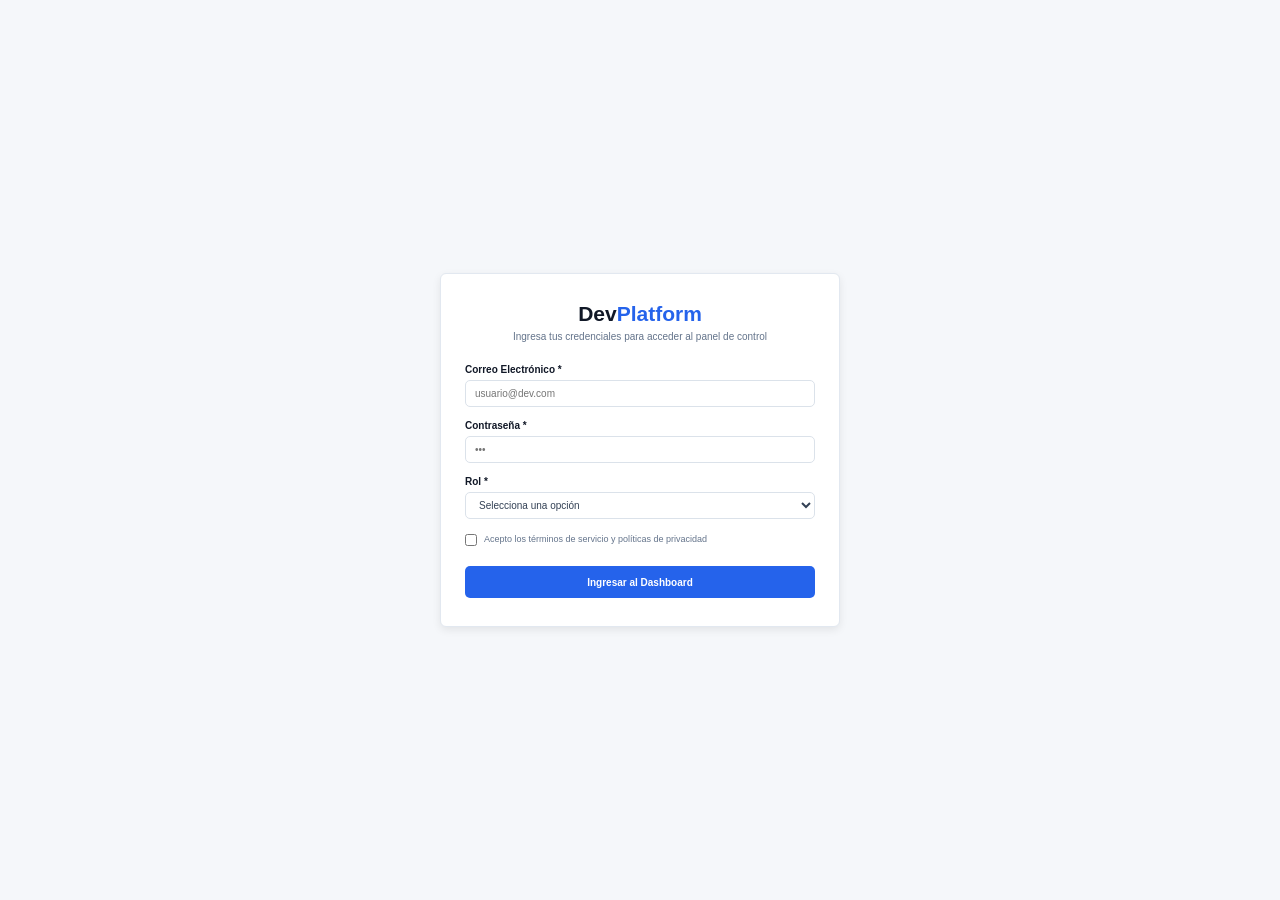
<file: Index.html>
<!DOCTYPE html>
<html lang="es">

<head>
    <meta charset="UTF-8">
    <meta name="viewport" content="width=device-width, initial-scale=1.0">
    <title>Iniciar Sesión - DevPlatform</title>
    <link rel="stylesheet" href="css/Styles.css">
</head>

<body class="login-body">
    <main class="login-container">
        <div class="login-card">

            <div class="login-logo">
                Dev<span>Platform</span>
            </div>

            <p class="login-descripcion">
                Ingresa tus credenciales para acceder al panel de control
            </p>

            <form>

                <div class="campo">

                    <label for="correo">
                        Correo Electrónico *
                    </label>

                    <input type="email"id="correo"name="correo"placeholder="usuario@dev.com"required>
                </div>


                <!-- CONTRASEÑA -->
                <div class="campo">
                    <label for="password">
                        Contraseña *
                    </label>

                    <input type="password"id="password"name="password"placeholder="•••"minlength="6"required>
                </div>

                <div class="campo">

                    <label for="rol">
                        Rol *
                    </label>

                    <select id="rol" name="rol" required>

                        <option value="">
                            Selecciona una opción
                        </option>

                        <option value="aprendiz">
                            Aprendiz
                        </option>

                        <option value="instructor">
                            Instructor
                        </option>

                        <option value="administrador">
                            Administrador
                        </option>

                    </select>

                </div>


                <!-- TERMINOS -->
                <div class="terminos">

                    <input
                        type="checkbox"
                        id="terminos"
                        required
                    >

                    <label for="terminos">
                        Acepto los términos de servicio y políticas de privacidad
                    </label>

                </div>


                <!-- BOTON -->
                <a href="Dashboard.html" class="btn-login">
                    Ingresar al Dashboard
                </a>

            </form>

        </div>

    </main>

</body>

</html>
</file>
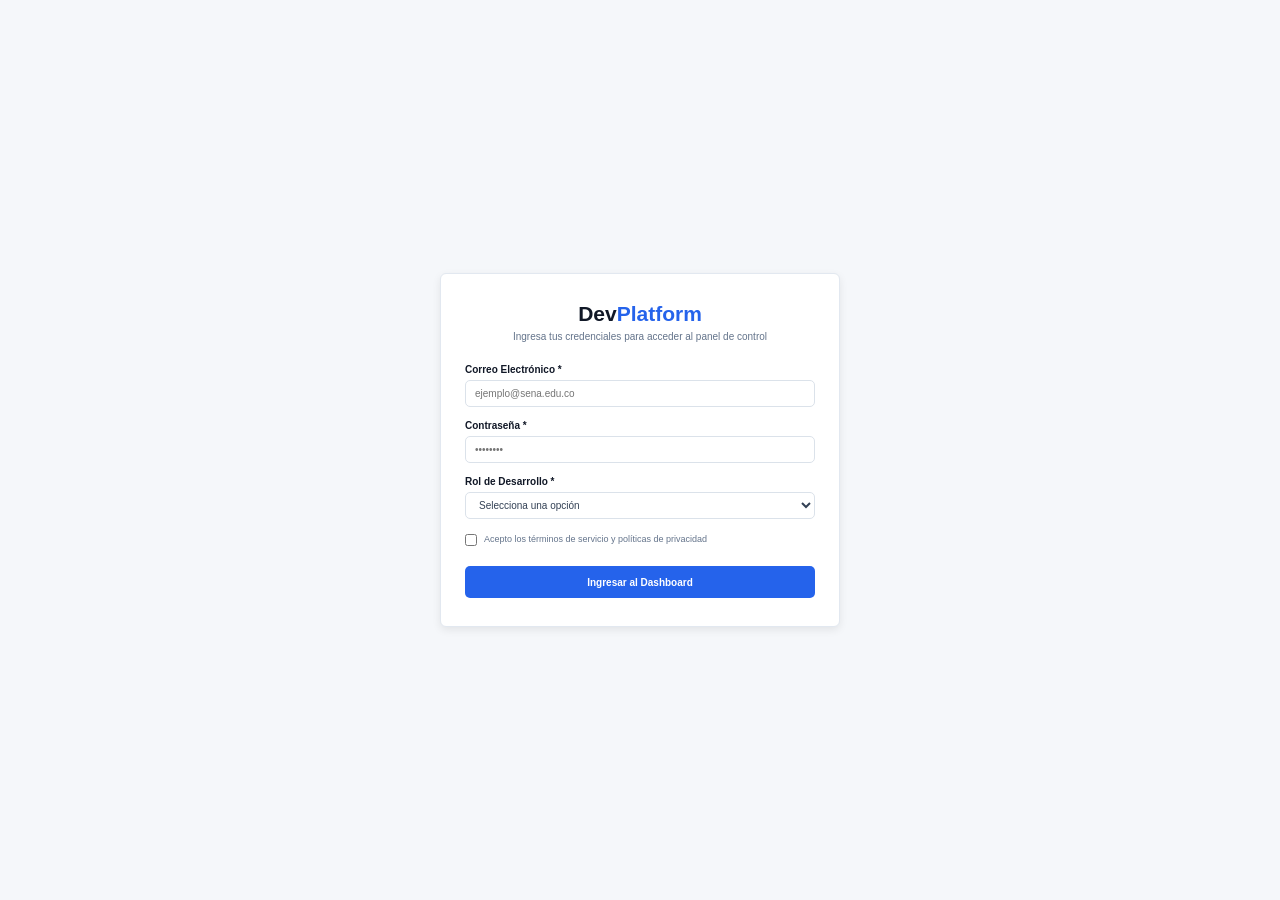
<file: index.html>
<!DOCTYPE html>
<html lang="es">

<head>
    <meta charset="UTF-8">
    <meta name="viewport" content="width=device-width, initial-scale=1.0">
    <title>Iniciar Sesión - DevPlatform</title>
    <link rel="stylesheet" href="css/Styles.css">
</head>

<body class="login-body">
    <main class="login-container">
        <div class="login-card">

            <div class="login-logo">
                Dev<span>Platform</span>
            </div>

            <p class="login-descripcion">
                Ingresa tus credenciales para acceder al panel de control
            </p>

            <form action="Dashboard.html" method="get">

                <!-- CORREO -->
                <div class="campo">
                
                    <label for="correo">
                        Correo Electrónico *
                    </label>
                
                    <input
                        type="email"
                        id="correo"
                        name="correo"
                        placeholder="ejemplo@sena.edu.co"
                        required
                    >
                
                </div>
            
            
                <!-- CONTRASEÑA -->
                <div class="campo">        
                    <label for="password">
                        Contraseña *
                    </label>
                
                    <input
                        type="password"
                        id="password"
                        name="password"
                        placeholder="••••••••"
                        minlength="6"
                        required
                    >
                
                </div>
            
            
                <!-- ROL -->
                <div class="campo">
                
                    <label for="rol">
                        Rol de Desarrollo *
                    </label>
                
                    <select
                        id="rol"
                        name="rol"
                        required
                    >
                
                        <option value="">
                            Selecciona una opción
                        </option>
                    
                        <option value="frontend">
                            Desarrollador Frontend
                        </option>
                    
                        <option value="backend">
                            Desarrollador Backend
                        </option>
                    
                        <option value="fullstack">
                            Desarrollador Fullstack
                        </option>
                    
                    </select>
                
                </div>
            
            
                <!-- TERMINOS -->
                <div class="terminos">
                
                    <input
                        type="checkbox"
                        id="terminos"
                        name="terminos"
                        required
                    >
                
                    <label for="terminos">
                        Acepto los términos de servicio y políticas de privacidad
                    </label>
                
                </div>
            
            
                <!-- BOTÓN -->
                <button
                    type="submit"
                    class="btn-login"
                >
                    Ingresar al Dashboard
                </button>
            
            </form>

        </div>

    </main>

</body>

</html>
</file>
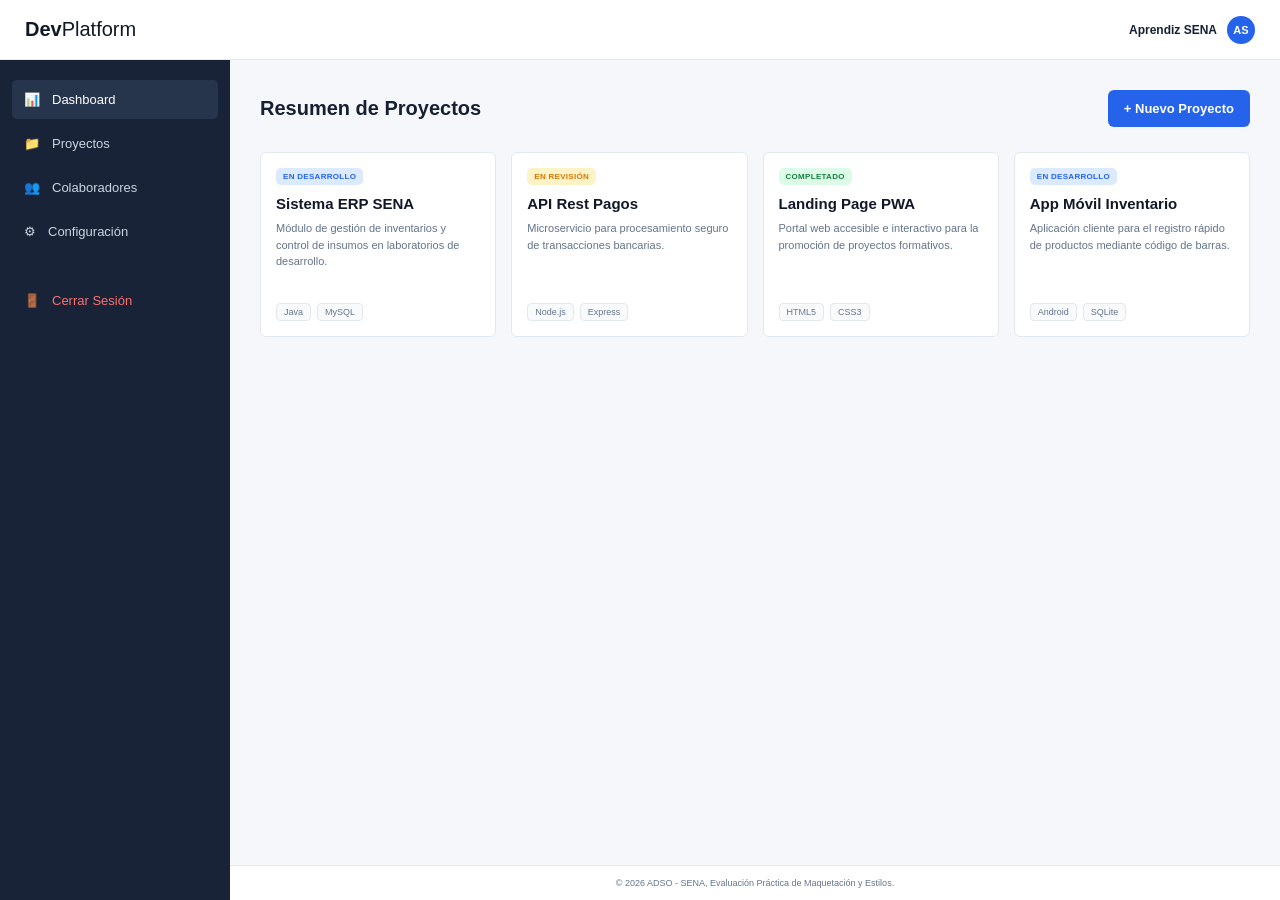
<file: Dashboard.html>
<!DOCTYPE html>
<html lang="es">

    <head>
        <meta charset="UTF-8">
        <meta name="viewport" content="width=device-width, initial-scale=1.0">
        <title>DevPlatform</title>
        <link rel="stylesheet" href="css/Styles.css">
    </head>

    <body>    
        <div class="layout">
            <header class="header">
                <a href="#" class="logo">
                    Dev<span>Platform</span>
                </a>
                <div class="usuario">
                    <span>Aprendiz SENA</span>
                    <div class="avatar">AS</div>
                </div>
            </header>

            <aside class="sidebar">
                <nav>
                    <ul>
                        <li>
                            <a href="#">📊<span>Dashboard</span></a>
                        </li>
                        <li>
                            <a href="#">📁<span>Proyectos</span></a>
                        </li>
                        <li>
                            <a href="#">👥<span>Colaboradores</span></a>
                        </li>
                        <li>
                            <a href="#">⚙<span>Configuración</span></a>
                        </li>
                        <li class="cerrar">
                            <a href="index.html">🚪<span>Cerrar Sesión</span></a>
                        </li>
                    </ul>
                </nav>

            </aside>

            <main class="main">
                <div class="titulo">
                    <h1>Resumen de Proyectos</h1>
                    <button class="nuevo-proyecto">+ Nuevo Proyecto</button>
                </div>

                <div class="contenedor">

                    <!-- TARJETA 1 -->
                    <section class="caja">
                        <span class="estado desarrollo">
                            EN DESARROLLO
                        </span>
                        <h2>Sistema ERP SENA</h2>
                        <p>Módulo de gestión de inventarios y
                            control de insumos en laboratorios
                            de desarrollo.</p>
                        <div class="tecnologias">
                            <span>Java</span>
                            <span>MySQL</span>
                        </div>

                    </section>


                    <!-- TARJETA 2 -->
                    <section class="caja">
                        <span class="estado revision">
                            EN REVISIÓN
                        </span>
                        <h2>API Rest Pagos</h2>
                        <p>
                            Microservicio para procesamiento
                            seguro de transacciones bancarias.
                        </p>
                        <div class="tecnologias">
                            <span>Node.js</span>
                            <span>Express</span>
                        </div>
                    </section>


                    <!-- TARJETA 3 -->
                    <section class="caja">
                        <span class="estado completado">
                            COMPLETADO
                        </span>
                        <h2>Landing Page PWA</h2>
                        <p>
                            Portal web accesible e interactivo
                            para la promoción de proyectos
                            formativos.
                        </p>
                        <div class="tecnologias">
                            <span>HTML5</span>
                            <span>CSS3</span>
                        </div>
                    </section>


                    <!-- TARJETA 4 -->
                    <section class="caja">
                        <span class="estado desarrollo">
                            EN DESARROLLO
                        </span>
                        <h2>App Móvil Inventario</h2>
                        <p>
                            Aplicación cliente para el registro
                            rápido de productos mediante código
                            de barras.
                        </p>
                        <div class="tecnologias">
                            <span>Android</span>
                            <span>SQLite</span>
                        </div>
                    </section>
                </div>
            </main>
            <footer>
                © 2026 ADSO - SENA, Evaluación Práctica de Maquetación y Estilos.
            </footer>

        </div>
    </body>
</html>
</file>
<file: css/Styles.css>
:root {
    --azul: #1e3a8a;
    --azul-sidebar: #182337;
    --azul-boton: #2563eb;
    --fondo: #f5f7fa;
    --texto: #172033;
    --gris: #64748b;
    --borde: #e2e8f0;
}

* {
    margin: 0;
    padding: 0;
    box-sizing: border-box;
}

body {
    font-family: 'Segoe UI', Tahoma, Geneva, Verdana, sans-serif;
    background-color: var(--fondo);
    color: var(--texto);
}


.layout {
    min-height: 100vh;
    display: grid;
    grid-template-columns: 230px 1fr;
    grid-template-rows: 60px 1fr 35px;
    grid-template-areas:"header header""sidebar main""sidebar footer";
}

.header {
    grid-area: header;
    background-color: white;
    border-bottom: 1px solid var(--borde);
    display: flex;
    align-items: center;
    justify-content: space-between;
    padding: 0 25px;
}


.logo {
    text-decoration: none;
    color: #111827;
    font-size: 20px;
    font-weight: 700;
}

.logo span {
    font-weight: 400;
}

.usuario {
    display: flex;
    align-items: center;
    gap: 10px;
    font-size: 12px;
    font-weight: 600;
}

.avatar {
    width: 28px;
    height: 28px;
    background-color: var(--azul-boton);
    color: white;
    border-radius: 50%;
    display: flex;
    justify-content: center;
    align-items: center;
    font-size: 11px;
}

.sidebar {
    grid-area: sidebar;
    background-color: var(--azul-sidebar);
    padding: 20px 12px;
    min-height: 0;
}

.sidebar ul {
    list-style: none;
}

.sidebar li {
    margin-bottom: 5px;
}

.sidebar a {
    display: flex;
    align-items: center;
    gap: 12px;
    padding: 12px;
    color: #cbd5e1;
    text-decoration: none;
    font-size: 13px;
    border-radius: 5px;
    transition: 0.2s;
}

.sidebar a:hover {
    background-color: #26344c;
    color: white;
}

.sidebar li:first-child a {
    background-color: #26344c;
    color: white;
}

.sidebar .cerrar {
    margin-top: 30px;
}

.sidebar .cerrar a {
    color: #f87171;
}

.sidebar .cerrar a:hover {
    background-color: #3b2530;
}

.main {
    grid-area: main;
    padding: 30px;
    min-width: 0;
}

.titulo {
    display: flex;
    align-items: center;
    justify-content: space-between;
    gap: 20px;
    margin-bottom: 25px;
}

.titulo h1 {
    font-size: 20px;
    font-weight: 700;
}

.nuevo-proyecto {
    border: none;
    background-color: var(--azul-boton);
    color: white;
    padding: 11px 16px;
    border-radius: 6px;
    cursor: pointer;
    font-size: 13px;
    font-weight: 600;
    transition: 0.2s;
}

.nuevo-proyecto:hover {
    background-color: #1d4ed8;
    transform: translateY(-1px);
}

.contenedor {
    display: grid;
    grid-template-columns: repeat(4, minmax(0, 1fr));
    gap: 15px;
}

.caja {
    background-color: white;
    border: 1px solid var(--borde);
    border-radius: 6px;
    padding: 15px;
    min-height: 185px;
    display: flex;
    flex-direction: column;
    transition: 0.2s;
}

.caja:hover {
    transform: translateY(-2px);
    box-shadow: 0 5px 15px rgba(0, 0, 0, 0.05);
}

.estado {
    align-self: flex-start;
    padding: 4px 7px;
    border-radius: 5px;
    font-size: 8px;
    font-weight: 700;
    letter-spacing: 0.3px;
    margin-bottom: 10px;
}

.desarrollo {
    background-color: #dbeafe;
    color: #2563eb;
}

.revision {
    background-color: #fef3c7;
    color: #d97706;
}

.completado {
    background-color: #dcfce7;
    color: #15803d;
}

.caja h2 {
    font-size: 15px;
    margin-bottom: 8px;
    color: #111827;
}

.caja p {
    font-size: 11px;
    line-height: 1.5;
    color: var(--gris);
    margin-bottom: 15px;
}

.tecnologias {
    display: flex;
    flex-wrap: wrap;
    gap: 6px;
    margin-top: auto;
}

.tecnologias span {
    border: 1px solid var(--borde);
    color: #64748b;
    background-color: #f8fafc;
    padding: 3px 7px;
    border-radius: 4px;
    font-size: 9px;
}

footer {
    grid-area: footer;
    background-color: white;
    border-top: 1px solid var(--borde);
    display: flex;
    justify-content: center;
    align-items: center;
    font-size: 9px;
    color: #64748b;
}

/* TABLETS */
@media (max-width: 1100px) {
    .contenedor {
        grid-template-columns: repeat(2, minmax(0, 1fr));
    }
}


/* CELULARES */
@media (max-width: 768px) {
    .layout {
        display: grid;
        grid-template-columns: 1fr;
        grid-template-rows: 60px auto 1fr 35px;
        grid-template-areas:"header""sidebar""main""footer";
    }

    .header {
        padding: 0 15px;
    }

    .usuario span {
        display: none;
    }
    .sidebar {
        padding: 8px;
        min-height: auto;
    }

    .sidebar ul {
        display: flex;
        overflow-x: auto;
        gap: 5px;
    }

    .sidebar li {
        margin: 0;
        flex-shrink: 0;
    }

    .sidebar a {
        padding: 9px;
        font-size: 12px;
    }

    .sidebar .cerrar {
        margin-top: 0;
        margin-left: auto;
    } 

    .main {
        padding: 20px 15px;
    }

    .titulo {
        align-items: flex-start;
        flex-direction: column;
        gap: 15px;
    }

    .titulo h1 {
        font-size: 19px;
    }

    .nuevo-proyecto {
        width: 100%;
    }  

    .contenedor {
        grid-template-columns: 1fr;
    }

    .caja {
        min-height: 170px;
    }

}


/* CELULARES PEQUEÑOS */

@media (max-width: 400px) {
    .logo {
        font-size: 17px;
    }
    .main {
        padding: 15px 10px;
    }
    .titulo h1 {
        font-size: 17px;
    }
    .sidebar a span {
        display: none;
    }
    .sidebar a {
        justify-content: center;
        font-size: 17px;
    }

}


/* ---------------------------------------------------------------------------------------------------- */



/* LOGIN */

.login-body {
    min-height: 100vh;

    background-color: #f5f7fa;

    display: flex;

    justify-content: center;

    align-items: center;

    padding: 20px;
}


/* CONTENEDOR */

.login-container {
    width: 100%;

    max-width: 400px;
}


/* TARJETA */

.login-card {

    background-color: white;

    width: 100%;

    padding: 28px 24px;

    border-radius: 6px;

    border: 1px solid #e2e8f0;

    box-shadow: 0 3px 8px rgba(0, 0, 0, 0.08);
}


/* LOGO */

.login-logo {

    text-align: center;

    font-size: 21px;

    font-weight: 700;

    color: #111827;

    margin-bottom: 5px;
}


.login-logo span {

    color: #2563eb;
}


/* DESCRIPCIÓN */

.login-descripcion {

    text-align: center;

    color: #64748b;

    font-size: 10px;

    margin-bottom: 22px;
}


/* CAMPOS */

.campo {

    margin-bottom: 13px;
}


.campo label {

    display: block;

    font-size: 10px;

    font-weight: 600;

    color: #111827;

    margin-bottom: 5px;
}


.campo input,
.campo select {

    width: 100%;

    height: 27px;

    padding: 5px 9px;

    border: 1px solid #dbe2ea;

    border-radius: 5px;

    background-color: white;

    color: #334155;

    font-family: inherit;

    font-size: 10px;

    outline: none;
}


.campo input:focus,
.campo select:focus {

    border-color: #2563eb;

    box-shadow: 0 0 0 2px rgba(37, 99, 235, 0.12);
}


/* SELECT */

.campo select {

    cursor: pointer;

}


/* TERMINOS */

.terminos {

    display: flex;

    align-items: flex-start;

    gap: 7px;

    margin: 14px 0 20px;
}


.terminos input {

    width: 12px;

    height: 12px;

    margin-top: 1px;

    cursor: pointer;
}


.terminos label {

    font-size: 9px;

    color: #64748b;

    line-height: 1.4;

    cursor: pointer;
}


/* BOTON LOGIN */

.btn-login {
    width: 100%;
    height: 32px;

    border: none;
    border-radius: 5px;

    background-color: #2563eb;
    color: white;

    font-family: inherit;
    font-size: 10px;
    font-weight: 600;

    cursor: pointer;

    transition: 0.2s;

    display: flex;
    justify-content: center;
    align-items: center;

    text-decoration: none;
}

.btn-login:hover {
    background-color: #1d4ed8;
}

/* RESPONSIVE LOGIN */

@media (max-width: 500px) {

    .login-body {

        padding: 15px;
    }


    .login-card {

        padding: 25px 20px;
    }


    .login-logo {

        font-size: 20px;
    }

}
</file>
